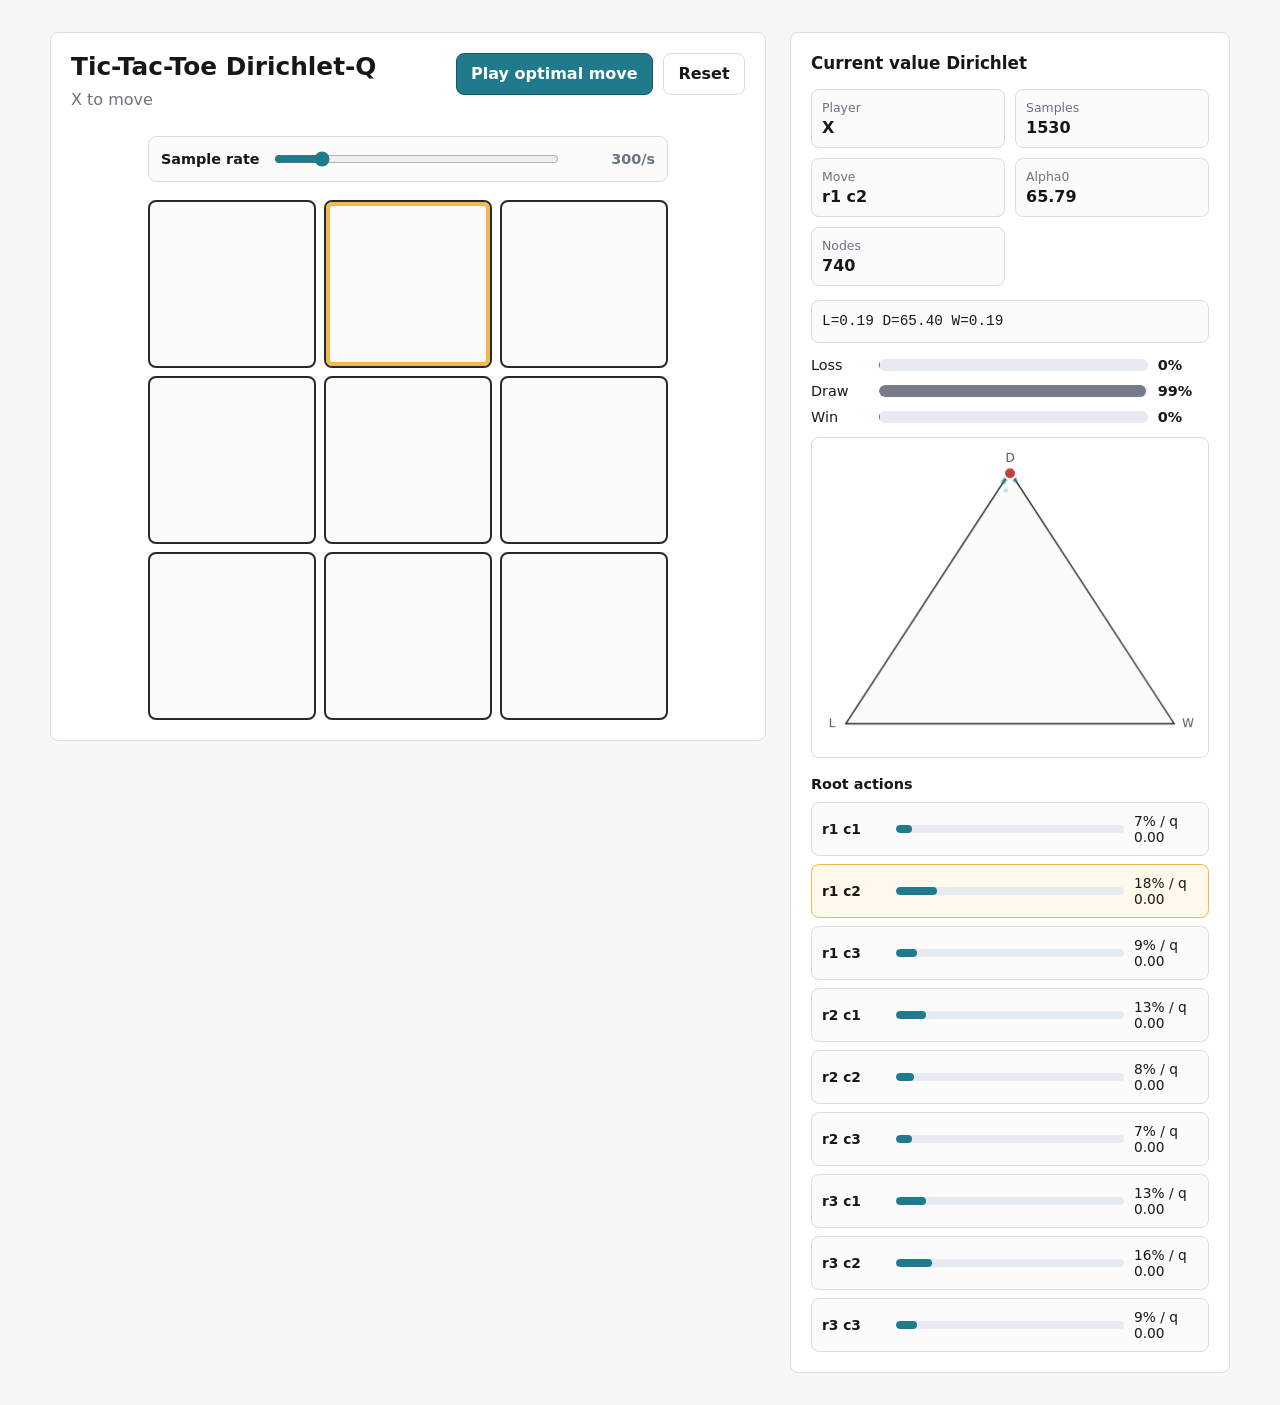
<file: website/index.html>
<!doctype html>
<html lang="en">
  <head>
    <meta charset="utf-8" />
    <meta name="viewport" content="width=device-width, initial-scale=1" />
    <title>Tic-Tac-Toe Dirichlet-Q Demo</title>
    <link rel="stylesheet" href="styles.css" />
  </head>
  <body>
    <main class="app">
      <section class="play-area" aria-labelledby="app-title">
        <header class="topbar">
          <div>
            <h1 id="app-title">Tic-Tac-Toe Dirichlet-Q</h1>
            <p id="status" class="status" aria-live="polite"></p>
          </div>
          <div class="actions">
            <button id="play-best" type="button">Play optimal move</button>
            <button id="reset" type="button" class="secondary">Reset</button>
          </div>
        </header>

        <div class="compute-control">
          <label for="compute-slider">Sample rate</label>
          <input
            id="compute-slider"
            type="range"
            min="0"
            max="2000"
            step="25"
            value="300"
          />
          <output id="compute-value" for="compute-slider">300/s</output>
        </div>

        <div id="board" class="board" aria-label="Tic-Tac-Toe board"></div>
      </section>

      <aside class="posterior" aria-labelledby="posterior-title">
        <h2 id="posterior-title">Current value Dirichlet</h2>
        <div class="meta-grid">
          <div>
            <span class="label">Player</span>
            <strong id="perspective"></strong>
          </div>
          <div>
            <span class="label">Samples</span>
            <strong id="sims"></strong>
          </div>
          <div>
            <span class="label">Move</span>
            <strong id="recommended"></strong>
          </div>
          <div>
            <span class="label">Alpha0</span>
            <strong id="alpha-total"></strong>
          </div>
          <div>
            <span class="label">Nodes</span>
            <strong id="node-count"></strong>
          </div>
        </div>

        <div class="alpha-readout" id="alpha-readout"></div>

        <div class="bars" aria-label="Dirichlet mean">
          <div class="bar-row">
            <span>Loss</span>
            <div class="bar-track"><div id="loss-bar" class="bar loss"></div></div>
            <strong id="loss-pct"></strong>
          </div>
          <div class="bar-row">
            <span>Draw</span>
            <div class="bar-track"><div id="draw-bar" class="bar draw"></div></div>
            <strong id="draw-pct"></strong>
          </div>
          <div class="bar-row">
            <span>Win</span>
            <div class="bar-track"><div id="win-bar" class="bar win"></div></div>
            <strong id="win-pct"></strong>
          </div>
        </div>

        <canvas id="simplex" width="520" height="420" aria-label="Dirichlet samples simplex"></canvas>

        <h3>Root actions</h3>
        <div id="action-list" class="action-list"></div>
      </aside>
    </main>

    <script src="app.js"></script>
  </body>
</html>
</file>
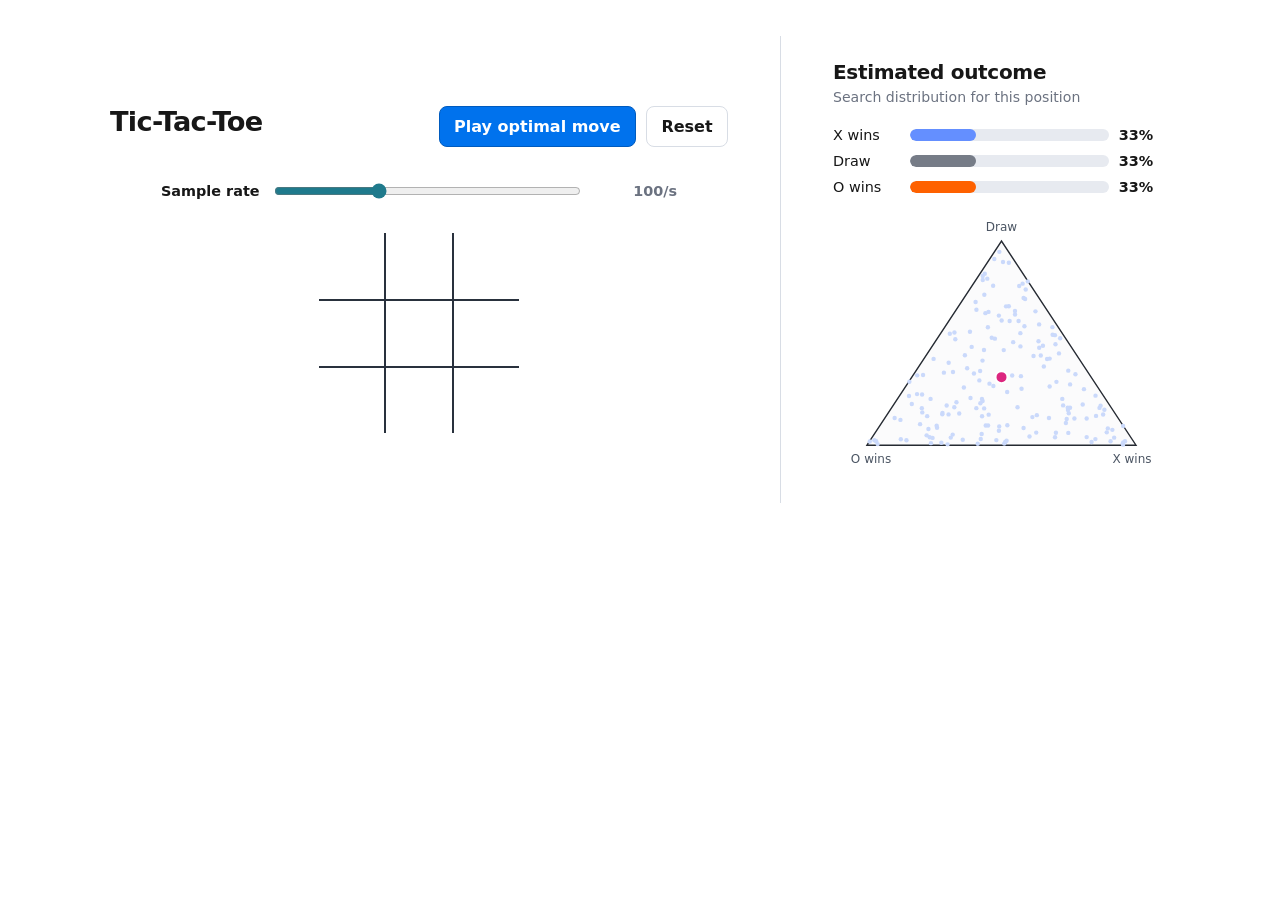
<file: website/tictactoe-demo/index.html>
<!doctype html>
<html lang="en">
  <head>
    <meta charset="utf-8" />
    <meta name="viewport" content="width=device-width, initial-scale=1" />
    <title>Tic-Tac-Toe Search Demo</title>
    <link rel="stylesheet" href="styles.css" />
  </head>
  <body>
    <main class="app">
      <section class="play-area" aria-labelledby="app-title">
        <header class="topbar">
          <div>
            <h1 id="app-title">Tic-Tac-Toe</h1>
          </div>
          <div class="actions">
            <button id="play-best" type="button">Play optimal move</button>
            <button id="reset" type="button" class="secondary">Reset</button>
          </div>
        </header>

        <div class="compute-control">
          <label for="compute-slider">Sample rate</label>
          <input
            id="compute-slider"
            type="range"
            min="0"
            max="300"
            step="25"
            value="100"
          />
          <output id="compute-value" for="compute-slider">100/s</output>
        </div>

        <div id="board" class="board" aria-label="Tic-Tac-Toe board"></div>
      </section>

      <aside class="posterior" aria-labelledby="posterior-title">
        <div class="posterior-heading">
          <h2 id="posterior-title">Estimated outcome</h2>
          <p>Search distribution for this position</p>
        </div>

        <div class="bars" aria-label="Estimated outcome probabilities">
          <div class="bar-row">
            <span>X wins</span>
            <div class="bar-track"><div id="x-win-bar" class="bar x-win"></div></div>
            <strong id="x-win-pct"></strong>
          </div>
          <div class="bar-row">
            <span>Draw</span>
            <div class="bar-track"><div id="draw-bar" class="bar draw"></div></div>
            <strong id="draw-pct"></strong>
          </div>
          <div class="bar-row">
            <span>O wins</span>
            <div class="bar-track"><div id="o-win-bar" class="bar o-win"></div></div>
            <strong id="o-win-pct"></strong>
          </div>
        </div>

        <canvas id="simplex" width="520" height="420" aria-label="Dirichlet samples simplex"></canvas>
      </aside>
    </main>

    <script src="app.js"></script>
  </body>
</html>
</file>
<file: website/styles.css>
:root {
  color-scheme: light;
  --bg: #f7f7f8;
  --ink: #171717;
  --muted: #6b7280;
  --panel: #ffffff;
  --line: #d8dde5;
  --strong-line: #252a32;
  --accent: #1f7a8c;
  --accent-dark: #14586a;
  --loss: #c2413d;
  --draw: #767c87;
  --win: #178f5c;
  --focus: #f2b84b;
}

* {
  box-sizing: border-box;
}

body {
  margin: 0;
  min-height: 100vh;
  background: var(--bg);
  color: var(--ink);
  font-family:
    Inter, ui-sans-serif, system-ui, -apple-system, BlinkMacSystemFont, "Segoe UI",
    sans-serif;
}

button {
  border: 1px solid var(--accent-dark);
  border-radius: 8px;
  background: var(--accent);
  color: #ffffff;
  cursor: pointer;
  font: inherit;
  font-weight: 700;
  min-height: 2.6rem;
  padding: 0.65rem 0.9rem;
}

button:hover:not(:disabled) {
  background: var(--accent-dark);
}

button:disabled {
  cursor: not-allowed;
  opacity: 0.45;
}

button.secondary {
  background: #ffffff;
  color: var(--ink);
  border-color: var(--line);
}

button.secondary:hover:not(:disabled) {
  background: #eef1f5;
}

.app {
  width: min(1180px, calc(100% - 32px));
  margin: 0 auto;
  padding: 32px 0;
  display: grid;
  grid-template-columns: minmax(340px, 1fr) minmax(320px, 440px);
  gap: 24px;
  align-items: start;
}

.play-area,
.posterior {
  background: var(--panel);
  border: 1px solid var(--line);
  border-radius: 8px;
  padding: 20px;
}

.topbar {
  display: flex;
  gap: 16px;
  justify-content: space-between;
  align-items: flex-start;
  margin-bottom: 22px;
}

h1,
h2,
h3,
p {
  margin: 0;
}

h1 {
  font-size: 1.55rem;
  line-height: 1.15;
}

h2 {
  font-size: 1.05rem;
  margin-bottom: 16px;
}

h3 {
  font-size: 0.9rem;
  margin-top: 18px;
  margin-bottom: 10px;
}

.status {
  margin-top: 8px;
  color: var(--muted);
  min-height: 1.5rem;
}

.actions {
  display: flex;
  gap: 10px;
  flex-wrap: wrap;
  justify-content: flex-end;
}

.compute-control {
  width: min(100%, 520px);
  margin: 0 auto 18px;
  border: 1px solid var(--line);
  border-radius: 8px;
  background: #fbfbfc;
  padding: 12px;
  display: grid;
  grid-template-columns: auto 1fr 5.4rem;
  gap: 12px;
  align-items: center;
}

.compute-control label,
.compute-control output {
  font-size: 0.9rem;
  font-weight: 700;
  white-space: nowrap;
}

.compute-control output {
  color: var(--muted);
  text-align: right;
}

input[type="range"] {
  accent-color: var(--accent);
  width: 100%;
}

.board {
  width: min(100%, 520px);
  aspect-ratio: 1;
  display: grid;
  grid-template-columns: repeat(3, 1fr);
  grid-template-rows: repeat(3, 1fr);
  gap: 8px;
  margin: 0 auto;
}

.cell {
  appearance: none;
  border: 2px solid var(--strong-line);
  border-radius: 8px;
  background: #fbfbfc;
  color: var(--ink);
  display: grid;
  place-items: center;
  font-size: 4rem;
  font-weight: 800;
  line-height: 1;
  min-width: 0;
  min-height: 0;
  padding: 0;
}

.cell:hover:not(:disabled) {
  border-color: var(--accent);
  background: #edf8fa;
}

.cell.recommended:not(:disabled) {
  outline: 4px solid var(--focus);
  outline-offset: -6px;
}

.cell.win-line {
  background: #e9f8ef;
  border-color: var(--win);
}

.cell.mark-x {
  color: #1d4ed8;
}

.cell.mark-o {
  color: #b45309;
}

.posterior {
  min-width: 0;
}

.meta-grid {
  display: grid;
  grid-template-columns: repeat(2, minmax(0, 1fr));
  gap: 10px;
  margin-bottom: 14px;
}

.meta-grid > div,
.alpha-readout,
.action-row {
  border: 1px solid var(--line);
  border-radius: 8px;
  padding: 10px;
  background: #fbfbfc;
}

.label {
  color: var(--muted);
  display: block;
  font-size: 0.78rem;
  margin-bottom: 3px;
}

.alpha-readout {
  font-family: ui-monospace, SFMono-Regular, Menlo, Monaco, Consolas, monospace;
  font-size: 0.9rem;
  line-height: 1.45;
  overflow-wrap: anywhere;
  margin-bottom: 14px;
}

.bars {
  display: grid;
  gap: 10px;
  margin-bottom: 12px;
}

.bar-row {
  display: grid;
  grid-template-columns: 3.6rem 1fr 3.2rem;
  gap: 10px;
  align-items: center;
  font-size: 0.9rem;
}

.bar-track {
  height: 12px;
  border-radius: 999px;
  background: #e7eaf0;
  overflow: hidden;
}

.bar {
  height: 100%;
  width: 0%;
  border-radius: inherit;
  transition: width 120ms ease-out;
}

.bar.loss {
  background: var(--loss);
}

.bar.draw {
  background: var(--draw);
}

.bar.win {
  background: var(--win);
}

#simplex {
  width: 100%;
  max-width: 100%;
  aspect-ratio: 26 / 21;
  border: 1px solid var(--line);
  border-radius: 8px;
  background: #ffffff;
  display: block;
}

.action-list {
  display: grid;
  gap: 8px;
}

.action-row {
  display: grid;
  grid-template-columns: 4rem 1fr 4rem;
  gap: 10px;
  align-items: center;
  font-size: 0.86rem;
}

.action-row.best {
  border-color: var(--focus);
  background: #fff9eb;
}

.policy-track {
  height: 8px;
  border-radius: 999px;
  background: #e7eaf0;
  overflow: hidden;
}

.policy-fill {
  height: 100%;
  border-radius: inherit;
  background: var(--accent);
}

@media (max-width: 860px) {
  .app {
    grid-template-columns: 1fr;
    width: min(100% - 20px, 620px);
    padding: 16px 0;
  }

  .topbar {
    display: grid;
  }

  .actions {
    justify-content: start;
  }

  .compute-control {
    grid-template-columns: 1fr;
    gap: 8px;
  }

  .compute-control output {
    text-align: left;
  }

  .cell {
    font-size: 3.1rem;
  }
}

@media (max-width: 420px) {
  .play-area,
  .posterior {
    padding: 14px;
  }

  .board {
    gap: 6px;
  }

  .cell {
    font-size: 2.65rem;
  }

  .meta-grid,
  .action-row {
    grid-template-columns: 1fr;
  }
}
</file>
<file: website/tictactoe-demo/styles.css>
:root {
  color-scheme: light;
  --bg: #ffffff;
  --ink: #171717;
  --muted: #6b7280;
  --panel: #ffffff;
  --line: #d8dde5;
  --strong-line: #29313d;
  --accent: #1f7a8c;
  --accent-dark: #14586a;
  --x: #648fff;
  --draw: #767c87;
  --o: #fe6100;
}

* {
  box-sizing: border-box;
}

html,
body {
  overflow: hidden;
}

body {
  margin: 0;
  min-height: 0;
  background: var(--bg);
  color: var(--ink);
  font-family:
    Inter, ui-sans-serif, system-ui, -apple-system, BlinkMacSystemFont, "Segoe UI",
    sans-serif;
}

button {
  border: 1px solid var(--accent-dark);
  border-radius: 8px;
  background: var(--accent);
  color: #ffffff;
  cursor: pointer;
  font: inherit;
  font-weight: 700;
  min-height: 2.6rem;
  padding: 0.65rem 0.9rem;
}

button:not(.cell):hover:not(:disabled) {
  background: var(--accent-dark);
}

#play-best {
  background: rgb(0, 114, 237);
  border-color: rgb(0, 91, 190);
}

#play-best:hover:not(:disabled) {
  background: rgb(0, 96, 200);
}

button:disabled {
  cursor: not-allowed;
  opacity: 0.45;
}

button.secondary {
  background: #ffffff;
  color: var(--ink);
  border-color: var(--line);
}

button.secondary:hover:not(:disabled) {
  background: #eef1f5;
}

.app {
  width: min(1060px, calc(100% - 40px));
  margin: 0 auto;
  padding: 36px 0;
  display: grid;
  grid-template-columns: minmax(360px, 1fr) minmax(300px, 390px);
  gap: 0;
  align-items: center;
}

.play-area,
.posterior {
  background: var(--panel);
  min-width: 0;
}

.play-area {
  padding-right: 52px;
}

.topbar {
  display: flex;
  gap: 16px;
  justify-content: space-between;
  align-items: flex-start;
  margin-bottom: 22px;
}

h1,
h2,
h3,
p {
  margin: 0;
}

h1 {
  font-size: 1.7rem;
  line-height: 1.15;
  letter-spacing: -0.025em;
}

h2 {
  font-size: 1.25rem;
  letter-spacing: -0.015em;
}

.actions {
  display: flex;
  gap: 10px;
  flex-wrap: wrap;
  justify-content: flex-end;
}

.compute-control {
  width: min(100%, 520px);
  margin: 0 auto 20px;
  padding: 12px 2px;
  display: grid;
  grid-template-columns: auto 1fr 5.4rem;
  gap: 12px;
  align-items: center;
}

.compute-control label,
.compute-control output {
  font-size: 0.9rem;
  font-weight: 700;
  white-space: nowrap;
}

.compute-control output {
  color: var(--muted);
  text-align: right;
}

input[type="range"] {
  accent-color: var(--accent);
  width: 100%;
}

.board {
  width: min(90%, 200px);
  aspect-ratio: 1;
  display: grid;
  grid-template-columns: repeat(3, 1fr);
  grid-template-rows: repeat(3, 1fr);
  gap: 2px;
  margin: 0 auto;
  background: var(--strong-line);
}

.cell {
  appearance: none;
  border: 0;
  border-radius: 0;
  background: #ffffff;
  color: var(--ink);
  display: grid;
  place-items: center;
  font-size: 4rem;
  font-weight: 800;
  line-height: 1;
  min-width: 0;
  min-height: 0;
  padding: 0;
}

@media (hover: hover) {
  .board[data-player="X"] .cell:hover:not(:disabled)::after {
    color: var(--x);
    content: "X";
    opacity: 0.22;
  }

  .board[data-player="O"] .cell:hover:not(:disabled)::after {
    color: var(--o);
    content: "O";
    opacity: 0.22;
  }
}

.cell:disabled {
  cursor: default;
  opacity: 1;
}

.cell.win-line {
  background: #eef7f1;
}

.cell.mark-x {
  color: var(--x);
}

.cell.mark-o {
  color: var(--o);
}

.posterior {
  align-self: stretch;
  border-left: 1px solid var(--line);
  display: flex;
  flex-direction: column;
  justify-content: center;
  padding: 24px 0 24px 52px;
}

.posterior-heading {
  margin-bottom: 22px;
}

.posterior-heading p {
  color: var(--muted);
  font-size: 0.88rem;
  margin-top: 5px;
}

.bars {
  display: grid;
  gap: 10px;
  margin-bottom: 12px;
}

.bar-row {
  display: grid;
  grid-template-columns: 4.2rem 1fr 3.2rem;
  gap: 10px;
  align-items: center;
  font-size: 0.9rem;
}

.bar-track {
  height: 12px;
  border-radius: 999px;
  background: #e7eaf0;
  overflow: hidden;
}

.bar {
  height: 100%;
  width: 0%;
  border-radius: inherit;
  transition: width 120ms ease-out;
}

.bar.x-win {
  background: var(--x);
}

.bar.draw {
  background: var(--draw);
}

.bar.o-win {
  background: var(--o);
}

#simplex {
  width: 100%;
  max-width: 100%;
  aspect-ratio: 26 / 21;
  background: #ffffff;
  display: block;
}

@media (min-width: 581px) and (max-width: 860px) {
  .app {
    grid-template-columns: minmax(290px, 1fr) minmax(230px, 300px);
    width: calc(100% - 20px);
    padding: 22px 0;
  }

  .play-area {
    padding-right: 24px;
  }

  .topbar {
    display: grid;
  }

  .actions {
    justify-content: start;
  }

  .cell {
    font-size: 3.1rem;
  }
}

@media (max-width: 580px) {
  .app {
    grid-template-columns: 1fr;
    width: min(100% - 20px, 620px);
    padding: 22px 0;
    gap: 28px;
  }

  .play-area {
    padding-right: 0;
  }

  .posterior {
    border-left: 0;
    border-top: 1px solid var(--line);
    padding: 28px 0 0;
  }

  .topbar {
    display: grid;
  }

  .actions {
    justify-content: start;
  }

  .compute-control {
    grid-template-columns: 1fr;
    gap: 8px;
  }

  .compute-control output {
    text-align: left;
  }

  .cell {
    font-size: 3.1rem;
  }
}

@media (max-width: 420px) {
  .posterior {
    padding: 24px 0 0;
  }

  .board {
    gap: 2px;
  }

  .cell {
    font-size: 2.65rem;
  }

}
</file>
